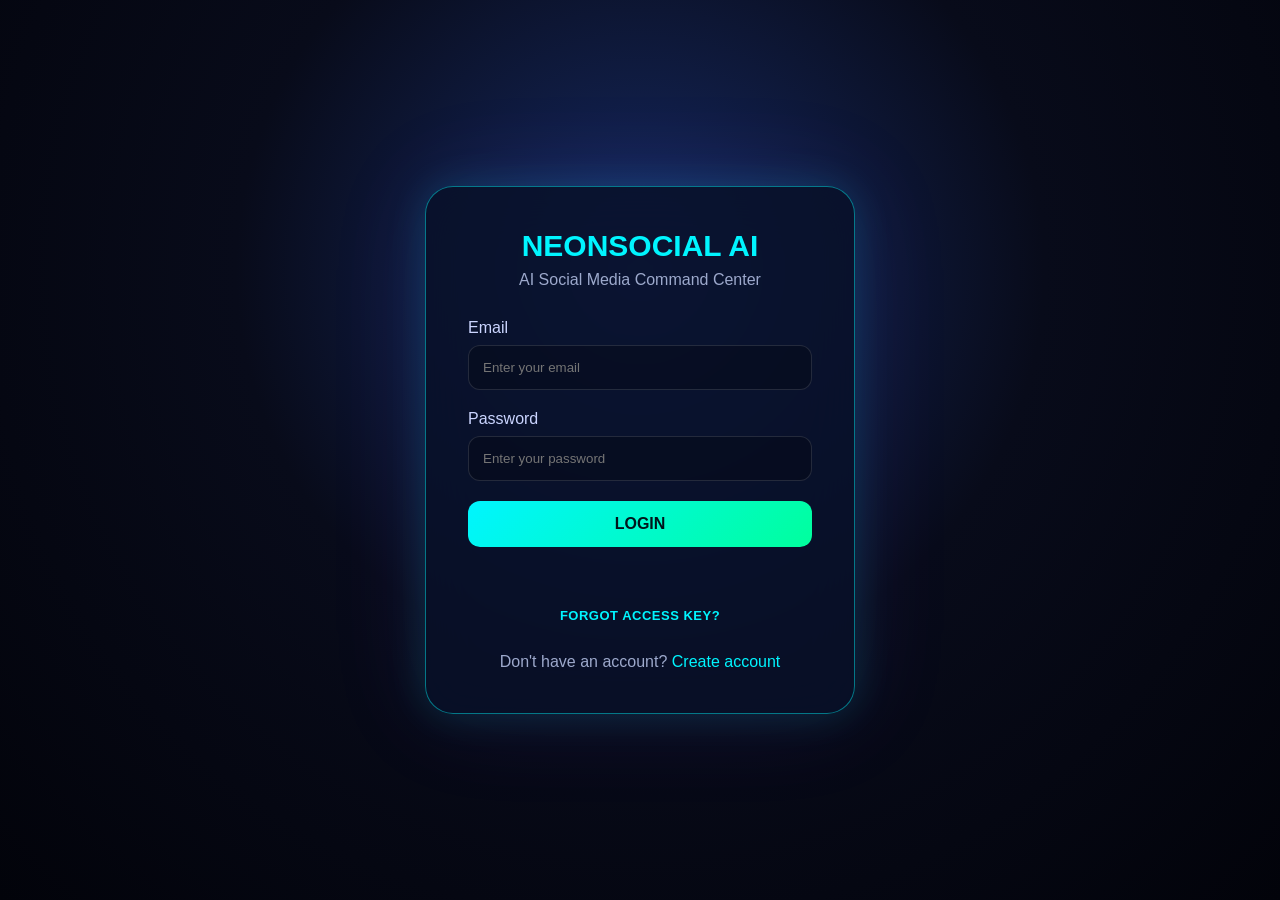
<file: frontend/templates/login.html>
<!DOCTYPE html>
<html>

<head>

<meta charset="UTF-8">

<meta name="viewport"
      content="width=device-width, initial-scale=1.0">

<title>NeonSocial — Login</title>

<style>

/* ============================================================
   GLOBAL
   ============================================================ */

* {
    box-sizing: border-box;
}

html,
body {

    margin: 0;

    padding: 0;

    width: 100%;

    min-height: 100%;

    font-family:
        Arial,
        Helvetica,
        sans-serif;

}

body {

    min-height: 100vh;

    display: flex;

    align-items: center;

    justify-content: center;

    background:
        radial-gradient(
            circle at 50% 30%,
            #162a63 0%,
            #080b1a 45%,
            #02030a 100%
        );

    color: white;

}


/* ============================================================
   MAIN CARD
   ============================================================ */

.card {

    width: min(
        92%,
        430px
    );

    padding: 42px;

    border-radius: 28px;

    background:
        rgba(
            9,
            17,
            42,
            .85
        );

    border:
        1px solid
        rgba(
            0,
            245,
            255,
            .45
        );

    box-shadow:
        0 0 40px
        rgba(
            0,
            245,
            255,
            .15
        ),
        0 0 100px
        rgba(
            120,
            70,
            255,
            .12
        );

    backdrop-filter:
        blur(25px);

}


/* ============================================================
   LOGO
   ============================================================ */

.logo {

    text-align: center;

    font-size: 30px;

    font-weight: bold;

    color: #00f5ff;

    margin-bottom: 8px;

}

.subtitle {

    text-align: center;

    color: #9da9cc;

    margin-bottom: 30px;

}


/* ============================================================
   LOGIN LABELS
   ============================================================ */

label {

    display: block;

    margin-bottom: 8px;

    color: #cbd5ff;

}


/* ============================================================
   NORMAL INPUTS
   ============================================================ */

input {

    width: 100%;

    padding: 14px;

    margin-bottom: 20px;

    border-radius: 12px;

    border:
        1px solid
        rgba(
            255,
            255,
            255,
            .12
        );

    background:
        rgba(
            0,
            0,
            0,
            .25
        );

    color: white;

    outline: none;

}

input:focus {

    border-color:
        #00f5ff;

    box-shadow:
        0 0 15px
        rgba(
            0,
            245,
            255,
            .15
        );

}


/* ============================================================
   LOGIN BUTTON
   ============================================================ */

button {

    width: 100%;

    padding: 14px;

    border: none;

    border-radius: 12px;

    cursor: pointer;

    font-size: 16px;

    font-weight: bold;

    color: #00151b;

    background:
        linear-gradient(
            135deg,
            #00f5ff,
            #00ff9d
        );

    transition:
        transform .2s ease,
        box-shadow .2s ease,
        opacity .2s ease;

}

button:hover {

    transform:
        translateY(-1px);

    box-shadow:
        0 0 20px
        rgba(
            0,
            245,
            255,
            .20
        );

}

button:disabled {

    opacity: .7;

    cursor: wait;

    transform: none;

}


/* ============================================================
   LOGIN MESSAGE
   ============================================================ */

.message {

    min-height: 20px;

    margin-top: 18px;

    text-align: center;

    color: #ff6b9d;

    font-size: 14px;

}


/* ============================================================
   FORGOT ACCESS KEY BUTTON
   ============================================================ */

.forgot-password-btn {

    display: block;

    width: auto;

    margin:
        18px auto 4px;

    padding:
        5px 10px;

    border: none;

    background: transparent;

    color: #00f5ff;

    font-family: inherit;

    font-size: 13px;

    font-weight: 700;

    letter-spacing: .5px;

    cursor: pointer;

    box-shadow: none;

    transition:
        color .2s ease,
        text-shadow .2s ease,
        transform .2s ease;

}

.forgot-password-btn:hover {

    color: #00ffb7;

    text-shadow:
        0 0 12px
        rgba(
            0,
            245,
            255,
            .7
        );

    transform:
        translateY(-1px);

    box-shadow: none;

}


/* ============================================================
   RESET PASSWORD PANEL
   ============================================================ */

.reset-password-panel {

    width: 100%;

    box-sizing: border-box;

    margin:
        18px 0 10px;

    position: relative;

    animation:
        resetPanelShow
        .35s
        ease;

}

@keyframes resetPanelShow {

    from {

        opacity: 0;

        transform:
            translateY(-12px)
            scale(.97);

    }

    to {

        opacity: 1;

        transform:
            translateY(0)
            scale(1);

    }

}


/* ============================================================
   RESET CARD
   ============================================================ */

.reset-password-card {

    width: 100%;

    box-sizing: border-box;

    padding: 24px;

    border-radius: 20px;

    background:
        linear-gradient(
            145deg,
            rgba(
                8,
                20,
                48,
                .98
            ),
            rgba(
                2,
                7,
                22,
                .98
            )
        );

    border:
        1px solid
        rgba(
            0,
            245,
            255,
            .30
        );

    box-shadow:
        0 0 25px
        rgba(
            0,
            245,
            255,
            .10
        ),
        inset 0 0 30px
        rgba(
            0,
            245,
            255,
            .025
        );

    backdrop-filter:
        blur(20px);

}


/* ============================================================
   RESET ICON
   ============================================================ */

.reset-icon {

    width: 48px;

    height: 48px;

    margin:
        0 auto 12px;

    display: flex;

    align-items: center;

    justify-content: center;

    border-radius: 50%;

    background:
        linear-gradient(
            135deg,
            #00f5ff,
            #00ff9d
        );

    color: #00151b;

    font-size: 25px;

    font-weight: 900;

    box-shadow:
        0 0 25px
        rgba(
            0,
            245,
            255,
            .35
        );

}


/* ============================================================
   RESET TITLE
   ============================================================ */

.reset-password-card h3 {

    margin:
        0 0 7px;

    text-align: center;

    color: #00f5ff;

    font-size: 15px;

    letter-spacing: 2px;

}

.reset-password-card > p {

    margin:
        0 0 20px;

    text-align: center;

    color: #7f8db3;

    font-size: 12px;

    line-height: 1.6;

}


/* ============================================================
   RESET FIELDS
   ============================================================ */

.reset-field {

    margin-bottom: 13px;

}

.reset-field label {

    display: block;

    margin-bottom: 7px;

    color: #7180a7;

    font-size: 10px;

    font-weight: 700;

    letter-spacing: 1.5px;

}

.reset-field input {

    width: 100%;

    box-sizing: border-box;

    height: 48px;

    padding:
        0 14px;

    margin-bottom: 0;

    border-radius: 11px;

    border:
        1px solid
        rgba(
            100,
            130,
            190,
            .25
        );

    outline: none;

    background:
        rgba(
            1,
            7,
            22,
            .95
        );

    color: white;

    font-family: inherit;

    font-size: 13px;

    transition:
        border-color .2s ease,
        box-shadow .2s ease;

}

.reset-field input::placeholder {

    color: #52617f;

}

.reset-field input:focus {

    border-color:
        #00f5ff;

    box-shadow:
        0 0 15px
        rgba(
            0,
            245,
            255,
            .12
        );

}


/* ============================================================
   RESET BUTTON
   ============================================================ */

.reset-password-btn {

    width: 100%;

    height: 48px;

    margin-top: 5px;

    padding: 0;

    border: none;

    border-radius: 11px;

    background:
        linear-gradient(
            135deg,
            #00eaff,
            #00f5a0
        );

    color: #00151b;

    font-family: inherit;

    font-size: 12px;

    font-weight: 900;

    letter-spacing: 1px;

    cursor: pointer;

}

.reset-password-btn span {

    margin-left: 8px;

    font-size: 17px;

}

.reset-password-btn:hover {

    transform:
        translateY(-1px);

    box-shadow:
        0 0 25px
        rgba(
            0,
            245,
            255,
            .3
        );

}


/* ============================================================
   RESET MESSAGE
   ============================================================ */

.reset-password-message {

    min-height: 18px;

    margin-top: 12px;

    text-align: center;

    font-size: 11px;

    line-height: 1.5;

    color: #ff5c91;

}


/* ============================================================
   CANCEL RESET BUTTON
   ============================================================ */

.close-reset-btn {

    display: block;

    width: auto;

    margin:
        12px auto 0;

    padding:
        5px 10px;

    border: none;

    background: transparent;

    color: #697895;

    font-family: inherit;

    font-size: 10px;

    font-weight: 700;

    letter-spacing: 1px;

    cursor: pointer;

    box-shadow: none;

}

.close-reset-btn:hover {

    color: white;

    background: transparent;

    box-shadow: none;

}


/* ============================================================
   SIGNUP
   ============================================================ */

.signup {

    margin-top: 25px;

    text-align: center;

    color: #9da9cc;

}

.signup a {

    color: #00f5ff;

    text-decoration: none;

}

.signup a:hover {

    text-decoration: underline;

}


/* ============================================================
   MOBILE
   ============================================================ */

@media (
    max-width: 500px
) {

    .card {

        width: 94%;

        padding: 28px 22px;

        border-radius: 22px;

    }

    .logo {

        font-size: 25px;

    }

}

</style>

</head>


<body>


<!-- ============================================================
     MAIN LOGIN CARD
     ============================================================ -->

<div class="card">


    <!-- ========================================================
         LOGO
         ======================================================== -->

    <div class="logo">
        NEONSOCIAL AI
    </div>


    <div class="subtitle">
        AI Social Media Command Center
    </div>


    <!-- ========================================================
         LOGIN FORM
         ======================================================== -->

    <form id="loginForm">


        <!-- EMAIL -->

        <label>
            Email
        </label>

        <input
            id="email"
            type="email"
            placeholder="Enter your email"
            autocomplete="email"
            required
        >


        <!-- PASSWORD -->

        <label>
            Password
        </label>

        <input
            id="password"
            type="password"
            placeholder="Enter your password"
            autocomplete="current-password"
            required
        >


        <!-- LOGIN BUTTON -->

        <button
            id="loginButton"
            type="submit"
        >
            LOGIN
        </button>

    </form>


    <!-- ========================================================
         LOGIN MESSAGE
         ======================================================== -->

    <div
        id="message"
        class="message"
    ></div>


    <!-- ========================================================
         FORGOT ACCESS KEY
         ======================================================== -->

    <button
        type="button"
        id="forgotPasswordBtn"
        class="forgot-password-btn"
    >
        FORGOT ACCESS KEY?
    </button>


    <!-- ========================================================
         RESET PASSWORD PANEL
         ======================================================== -->

    <div
        id="resetPasswordPanel"
        class="reset-password-panel"
        style="display:none;"
    >

        <div class="reset-password-card">


            <!-- RESET ICON -->

            <div class="reset-icon">
                ↻
            </div>


            <!-- TITLE -->

            <h3>
                RESET ACCESS KEY
            </h3>


            <p>
                Enter your registered email and create
                a new access key.
            </p>


            <!-- REGISTERED EMAIL -->

            <div class="reset-field">

                <label>
                    REGISTERED EMAIL
                </label>

                <input
                    id="resetEmail"
                    type="email"
                    placeholder="Enter your email"
                    autocomplete="email"
                >

            </div>


            <!-- NEW PASSWORD -->

            <div class="reset-field">

                <label>
                    NEW ACCESS KEY
                </label>

                <input
                    id="resetNewPassword"
                    type="password"
                    placeholder="Enter new access key"
                    autocomplete="new-password"
                >

            </div>


            <!-- CONFIRM PASSWORD -->

            <div class="reset-field">

                <label>
                    CONFIRM ACCESS KEY
                </label>

                <input
                    id="resetConfirmPassword"
                    type="password"
                    placeholder="Confirm new access key"
                    autocomplete="new-password"
                >

            </div>


            <!-- RESET BUTTON -->

            <button
                type="button"
                id="resetPasswordBtn"
                class="reset-password-btn"
            >
                RESET ACCESS KEY
                <span>→</span>
            </button>


            <!-- RESET MESSAGE -->

            <div
                id="resetPasswordMessage"
                class="reset-password-message"
            ></div>


            <!-- CANCEL -->

            <button
                type="button"
                id="closeResetPassword"
                class="close-reset-btn"
            >
                CANCEL
            </button>


        </div>

    </div>


    <!-- ========================================================
         SIGNUP
         ======================================================== -->

    <div class="signup">

        Don't have an account?

        <a href="/signup">
            Create account
        </a>

    </div>


</div>


<script>


/* ============================================================
   GET LOGIN ELEMENTS
   ============================================================ */

const form =
    document.getElementById(
        "loginForm"
    );

const message =
    document.getElementById(
        "message"
    );

const loginButton =
    document.getElementById(
        "loginButton"
    );


/* ============================================================
   LOGIN
   ============================================================ */

form.addEventListener(
    "submit",
    async function(event) {

        event.preventDefault();


        message.textContent =
            "Logging in...";


        loginButton.disabled =
            true;


        const email =
            document.getElementById(
                "email"
            ).value.trim();


        const password =
            document.getElementById(
                "password"
            ).value;


        /* ====================================================
           VALIDATION
           ==================================================== */

        if (!email) {

            message.textContent =
                "Please enter your email.";

            loginButton.disabled =
                false;

            return;

        }


        if (!password) {

            message.textContent =
                "Please enter your password.";

            loginButton.disabled =
                false;

            return;

        }


        try {


            /* =================================================
               SEND LOGIN REQUEST
               ================================================= */

            const response =
                await fetch(
                    "/api/auth/login",
                    {

                        method: "POST",

                        credentials: "include",

                        headers: {

                            "Content-Type":
                                "application/json",

                            "Accept":
                                "application/json"

                        },

                        body:
                            JSON.stringify({

                                email:
                                    email,

                                password:
                                    password

                            })

                    }
                );


            let data = {};


            try {

                data =
                    await response.json();

            }
            catch (
                jsonError
            ) {

                data = {};

            }


            /* =================================================
               LOGIN SUCCESS
               ================================================= */

            if (
                response.ok &&
                data.success === true
            ) {


                message.textContent =
                    "Login successful.";


                /* ---------------------------------------------
                   SAVE USER NAME
                   --------------------------------------------- */

                if (
                    data.user &&
                    typeof data.user === "object"
                ) {


                    if (
                        data.user.name
                    ) {

                        localStorage.setItem(
                            "neonsocial_user_name",
                            data.user.name
                        );

                    }

                    else if (
                        data.user.email
                    ) {

                        localStorage.setItem(
                            "neonsocial_user_name",
                            data.user.email
                        );

                    }


                    /* -----------------------------------------
                       SAVE USER EMAIL
                       ----------------------------------------- */

                    if (
                        data.user.email
                    ) {

                        localStorage.setItem(
                            "neonsocial_user_email",
                            data.user.email
                        );

                    }

                }


                else {


                    /* -----------------------------------------
                       FALLBACK
                       ----------------------------------------- */

                    localStorage.setItem(
                        "neonsocial_user_name",
                        email
                    );

                    localStorage.setItem(
                        "neonsocial_user_email",
                        email
                    );

                }


                /* ---------------------------------------------
                   GO TO DASHBOARD
                   --------------------------------------------- */

                window.location.href =
                    "/";

                return;

            }


            /* =================================================
               LOGIN FAILED
               ================================================= */

            message.textContent =
                data.error ||
                "Invalid email or password.";

            loginButton.disabled =
                false;

        }


        catch(error) {


            console.error(
                "Login error:",
                error
            );


            message.textContent =
                "Unable to connect to server.";


            loginButton.disabled =
                false;

        }

    }
);



/* ============================================================
   FORGOT ACCESS KEY
   ============================================================ */

const forgotPasswordBtn =
    document.getElementById(
        "forgotPasswordBtn"
    );

const resetPasswordPanel =
    document.getElementById(
        "resetPasswordPanel"
    );

const resetPasswordBtn =
    document.getElementById(
        "resetPasswordBtn"
    );

const resetEmail =
    document.getElementById(
        "resetEmail"
    );

const resetNewPassword =
    document.getElementById(
        "resetNewPassword"
    );

const resetConfirmPassword =
    document.getElementById(
        "resetConfirmPassword"
    );

const resetPasswordMessage =
    document.getElementById(
        "resetPasswordMessage"
    );

const closeResetPassword =
    document.getElementById(
        "closeResetPassword"
    );


/* ============================================================
   OPEN RESET PANEL
   ============================================================ */

forgotPasswordBtn.addEventListener(
    "click",
    function() {


        /* ---------------------------------------------
           Toggle panel
           --------------------------------------------- */

        if (
            resetPasswordPanel.style.display ===
            "none"
        ) {

            resetPasswordPanel.style.display =
                "block";


            /* -----------------------------------------
               Automatically use login email
               ----------------------------------------- */

            const loginEmail =
                document.getElementById(
                    "email"
                ).value.trim();


            if (loginEmail) {

                resetEmail.value =
                    loginEmail;

            }


            resetPasswordMessage.textContent =
                "";

            resetPasswordMessage.classList.remove(
                "show"
            );


            /* -----------------------------------------
               Focus email if empty
               ----------------------------------------- */

            if (!resetEmail.value) {

                resetEmail.focus();

            }

            else {

                resetNewPassword.focus();

            }

        }

        else {

            resetPasswordPanel.style.display =
                "none";

        }

    }
);



/* ============================================================
   CLOSE RESET PANEL
   ============================================================ */

closeResetPassword.addEventListener(
    "click",
    function() {

        resetPasswordPanel.style.display =
            "none";

        resetPasswordMessage.textContent =
            "";

        resetEmail.value =
            "";

        resetNewPassword.value =
            "";

        resetConfirmPassword.value =
            "";

    }
);



/* ============================================================
   RESET PASSWORD
   ============================================================ */

resetPasswordBtn.addEventListener(
    "click",
    async function() {


        const email =
            resetEmail.value.trim();


        const newPassword =
            resetNewPassword.value;


        const confirmPassword =
            resetConfirmPassword.value;


        /* ====================================================
           CLEAR OLD MESSAGE
           ==================================================== */

        resetPasswordMessage.textContent =
            "";

        resetPasswordMessage.classList.remove(
            "show"
        );


        /* ====================================================
           VALIDATE EMAIL
           ==================================================== */

        if (!email) {

            resetPasswordMessage.textContent =
                "Enter your registered email.";

            resetPasswordMessage.classList.add(
                "show"
            );

            resetEmail.focus();

            return;

        }


        /* ====================================================
           VALIDATE PASSWORD
           ==================================================== */

        if (
            newPassword.length < 8
        ) {

            resetPasswordMessage.textContent =
                "Password must contain at least 8 characters.";

            resetPasswordMessage.classList.add(
                "show"
            );

            resetNewPassword.focus();

            return;

        }


        /* ====================================================
           CONFIRM PASSWORD
           ==================================================== */

        if (
            newPassword !==
            confirmPassword
        ) {

            resetPasswordMessage.textContent =
                "Passwords do not match.";

            resetPasswordMessage.classList.add(
                "show"
            );

            resetConfirmPassword.focus();

            return;

        }


        /* ====================================================
           LOADING
           ==================================================== */

        const originalButtonText =
            resetPasswordBtn.innerHTML;


        resetPasswordBtn.disabled =
            true;


        resetPasswordBtn.innerHTML =
            "RESETTING...";


        try {


            /* =================================================
               SEND RESET REQUEST
               ================================================= */

            const response =
                await fetch(
                    "/api/auth/reset-password",
                    {

                        method: "POST",

                        credentials: "include",

                        headers: {

                            "Content-Type":
                                "application/json",

                            "Accept":
                                "application/json"

                        },

                        body:
                            JSON.stringify({

                                email:
                                    email,

                                new_password:
                                    newPassword,

                                confirm_password:
                                    confirmPassword

                            })

                    }
                );


            let data = {};


            try {

                data =
                    await response.json();

            }
            catch (
                jsonError
            ) {

                data = {};

            }


            /* =================================================
               RESET SUCCESS
               ================================================= */

            if (
                response.ok &&
                data.success === true
            ) {


                resetPasswordMessage.style.color =
                    "#00ff9d";


                resetPasswordMessage.textContent =
                    data.message ||
                    "Password reset successfully.";


                resetPasswordMessage.classList.add(
                    "show"
                );


                /* ---------------------------------------------
                   Clear password fields
                   --------------------------------------------- */

                resetNewPassword.value =
                    "";

                resetConfirmPassword.value =
                    "";


                /* ---------------------------------------------
                   After a short delay close reset panel
                   --------------------------------------------- */

                setTimeout(
                    function() {

                        resetPasswordPanel.style.display =
                            "none";


                        resetPasswordMessage.textContent =
                            "";

                        resetPasswordMessage.style.color =
                            "#ff5c91";


                        /* -----------------------------
                           Put email into login form
                           ----------------------------- */

                        document.getElementById(
                            "email"
                        ).value =
                            email;


                        /* -----------------------------
                           Focus login password
                           ----------------------------- */

                        document.getElementById(
                            "password"
                        ).focus();


                        message.style.color =
                            "#00ff9d";


                        message.textContent =
                            "Access key updated. You can now login.";


                        setTimeout(
                            function() {

                                message.textContent =
                                    "";

                                message.style.color =
                                    "#ff6b9d";

                            },
                            4000
                        );

                    },
                    1500
                );


                return;

            }


            /* =================================================
               RESET FAILED
               ================================================= */

            resetPasswordMessage.style.color =
                "#ff5c91";


            resetPasswordMessage.textContent =
                data.error ||
                "Unable to reset access key.";


            resetPasswordMessage.classList.add(
                "show"
            );


        }


        catch(error) {


            console.error(
                "Password reset error:",
                error
            );


            resetPasswordMessage.style.color =
                "#ff5c91";


            resetPasswordMessage.textContent =
                "Unable to connect to server.";


            resetPasswordMessage.classList.add(
                "show"
            );

        }


        finally {


            resetPasswordBtn.disabled =
                false;


            resetPasswordBtn.innerHTML =
                originalButtonText;

        }

    }
);


/* ============================================================
   ENTER KEY SUPPORT FOR RESET PASSWORD
   ============================================================ */

[
    resetEmail,
    resetNewPassword,
    resetConfirmPassword
].forEach(
    function(input) {

        input.addEventListener(
            "keydown",
            function(event) {

                if (
                    event.key ===
                    "Enter"
                ) {

                    event.preventDefault();

                    resetPasswordBtn.click();

                }

            }
        );

    }
);


/* ============================================================
   AUTO-FILL RESET EMAIL FROM LOGIN EMAIL
   ============================================================ */

document.getElementById(
    "email"
).addEventListener(
    "input",
    function() {

        if (
            resetPasswordPanel.style.display !==
            "none"
        ) {

            resetEmail.value =
                this.value;

        }

    }
);


</script>

</body>

</html>
</file>
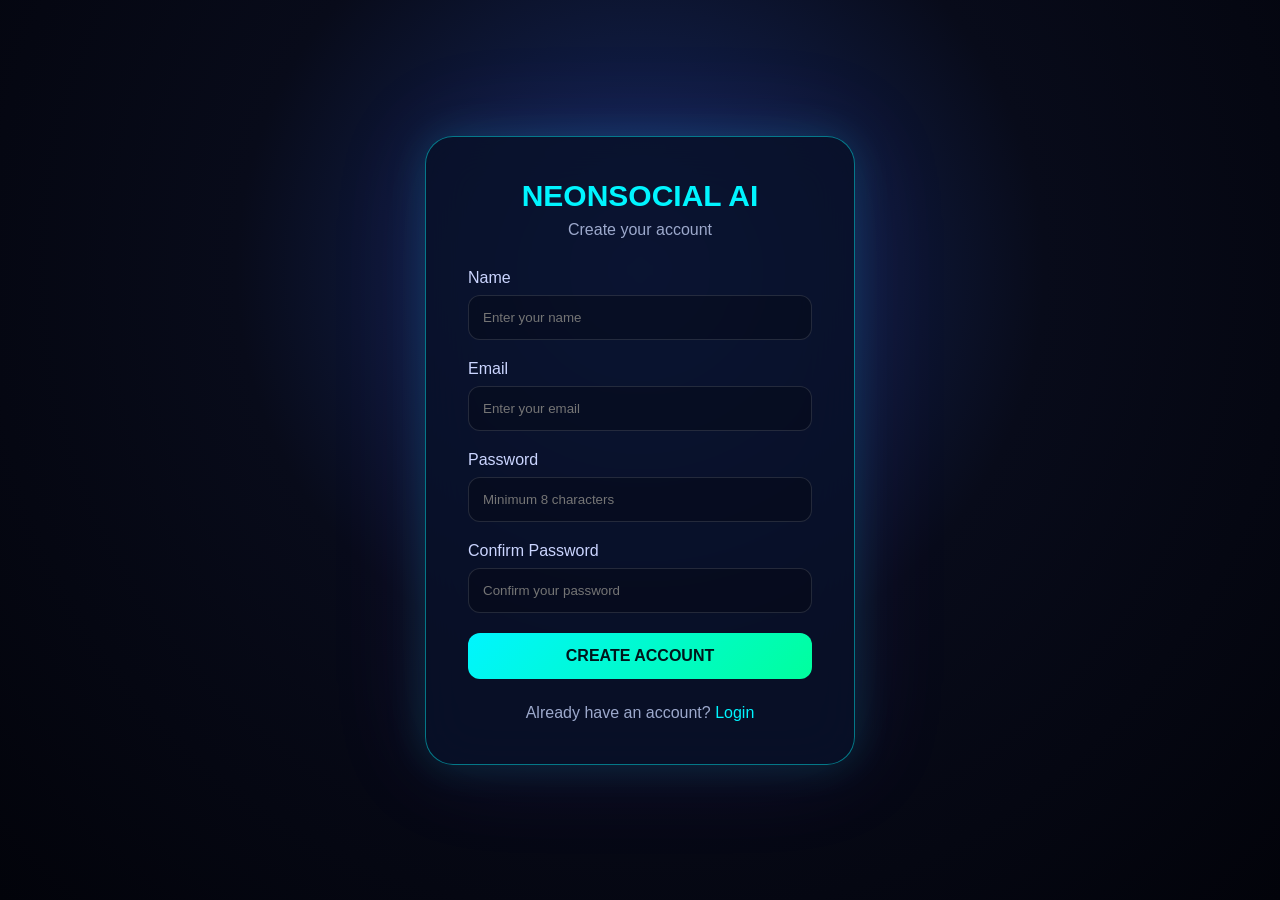
<file: frontend/templates/signup.html>
<!DOCTYPE html>
<html>

<head>

<meta charset="UTF-8">

<meta name="viewport"
      content="width=device-width, initial-scale=1.0">

<title>NeonSocial — Create Account</title>

<style>

* {
    box-sizing: border-box;
}

html,
body {

    margin: 0;

    padding: 0;

    width: 100%;

    min-height: 100%;

    font-family:
        Arial,
        Helvetica,
        sans-serif;

}

body {

    min-height: 100vh;

    display: flex;

    align-items: center;

    justify-content: center;

    background:
        radial-gradient(
            circle at 50% 30%,
            #162a63 0%,
            #080b1a 45%,
            #02030a 100%
        );

    color: white;

}

.card {

    width: min(
        92%,
        430px
    );

    padding: 42px;

    border-radius: 28px;

    background:
        rgba(
            9,
            17,
            42,
            .85
        );

    border:
        1px solid
        rgba(
            0,
            245,
            255,
            .45
        );

    box-shadow:
        0 0 40px
        rgba(
            0,
            245,
            255,
            .15
        ),
        0 0 100px
        rgba(
            120,
            70,
            255,
            .12
        );

    backdrop-filter:
        blur(25px);

}

.logo {

    text-align: center;

    font-size: 30px;

    font-weight: bold;

    color: #00f5ff;

    margin-bottom: 8px;

}

.subtitle {

    text-align: center;

    color: #9da9cc;

    margin-bottom: 30px;

}

label {

    display: block;

    margin-bottom: 8px;

    color: #cbd5ff;

}

input {

    width: 100%;

    padding: 14px;

    margin-bottom: 20px;

    border-radius: 12px;

    border:
        1px solid
        rgba(
            255,
            255,
            255,
            .12
        );

    background:
        rgba(
            0,
            0,
            0,
            .25
        );

    color: white;

    outline: none;

}

input:focus {

    border-color:
        #00f5ff;

    box-shadow:
        0 0 15px
        rgba(
            0,
            245,
            255,
            .15
        );

}

button {

    width: 100%;

    padding: 14px;

    border: none;

    border-radius: 12px;

    cursor: pointer;

    font-size: 16px;

    font-weight: bold;

    color: #00151b;

    background:
        linear-gradient(
            135deg,
            #00f5ff,
            #00ff9d
        );

}

button:hover {

    transform: translateY(-1px);

}

button:disabled {

    opacity: .7;

    cursor: wait;

}

.message {

    margin-top: 18px;

    text-align: center;

    color: #ff6b9d;

}

.login {

    margin-top: 25px;

    text-align: center;

    color: #9da9cc;

}

.login a {

    color: #00f5ff;

    text-decoration: none;

}

.login a:hover {

    text-decoration: underline;

}

</style>

</head>

<body>

<div class="card">

<div class="logo">
NEONSOCIAL AI
</div>

<div class="subtitle">
Create your account
</div>

<form id="signupForm">


<!-- ========================================================
     NAME
     ======================================================== -->

<label>
Name
</label>

<input
    id="name"
    type="text"
    placeholder="Enter your name"
    autocomplete="name"
    maxlength="100"
    required
>


<!-- ========================================================
     EMAIL
     ======================================================== -->

<label>
Email
</label>

<input
    id="email"
    type="email"
    placeholder="Enter your email"
    autocomplete="email"
    required
>


<!-- ========================================================
     PASSWORD
     ======================================================== -->

<label>
Password
</label>

<input
    id="password"
    type="password"
    placeholder="Minimum 8 characters"
    autocomplete="new-password"
    minlength="8"
    required
>


<!-- ========================================================
     CONFIRM PASSWORD
     ======================================================== -->

<label>
Confirm Password
</label>

<input
    id="confirmPassword"
    type="password"
    placeholder="Confirm your password"
    autocomplete="new-password"
    minlength="8"
    required
>


<!-- ========================================================
     CREATE ACCOUNT
     ======================================================== -->

<button
    id="signupButton"
    type="submit"
>
CREATE ACCOUNT
</button>

</form>


<!-- ========================================================
     MESSAGE
     ======================================================== -->

<div
    id="message"
    class="message"
></div>


<!-- ========================================================
     LOGIN
     ======================================================== -->

<div class="login">

Already have an account?

<a href="/login">
Login
</a>

</div>

</div>


<script>

/* ============================================================
   ELEMENTS
   ============================================================ */

const form =
    document.getElementById(
        "signupForm"
    );

const message =
    document.getElementById(
        "message"
    );

const signupButton =
    document.getElementById(
        "signupButton"
    );

const nameInput =
    document.getElementById(
        "name"
    );

const emailInput =
    document.getElementById(
        "email"
    );

const passwordInput =
    document.getElementById(
        "password"
    );

const confirmPasswordInput =
    document.getElementById(
        "confirmPassword"
    );


/* ============================================================
   SIGNUP
   ============================================================ */

form.addEventListener(
    "submit",
    async function(event) {

        event.preventDefault();


        /* ====================================================
           GET VALUES
           ==================================================== */

        const name =
            nameInput.value.trim();

        const email =
            emailInput.value.trim().toLowerCase();

        const password =
            passwordInput.value;

        const confirmPassword =
            confirmPasswordInput.value;


        message.textContent = "";


        /* ====================================================
           NAME VALIDATION
           ==================================================== */

        if (!name) {

            message.textContent =
                "Please enter your name.";

            nameInput.focus();

            return;

        }


        if (name.length < 2) {

            message.textContent =
                "Name must contain at least 2 characters.";

            nameInput.focus();

            return;

        }


        /* ====================================================
           EMAIL VALIDATION
           ==================================================== */

        if (!email) {

            message.textContent =
                "Please enter your email.";

            emailInput.focus();

            return;

        }


        /* ====================================================
           PASSWORD VALIDATION
           ==================================================== */

        if (!password) {

            message.textContent =
                "Please enter your password.";

            passwordInput.focus();

            return;

        }


        if (password.length < 8) {

            message.textContent =
                "Password must contain at least 8 characters.";

            passwordInput.focus();

            return;

        }


        /* ====================================================
           CONFIRM PASSWORD
           ==================================================== */

        if (!confirmPassword) {

            message.textContent =
                "Please confirm your password.";

            confirmPasswordInput.focus();

            return;

        }


        if (
            password !==
            confirmPassword
        ) {

            message.textContent =
                "Passwords do not match.";

            confirmPasswordInput.focus();

            return;

        }


        /* ====================================================
           LOADING
           ==================================================== */

        message.textContent =
            "Creating account...";

        signupButton.disabled =
            true;

        signupButton.textContent =
            "CREATING ACCOUNT...";


        /* ====================================================
           SEND TO BACKEND
           ==================================================== */

        try {

            const response =
                await fetch(
                    "/api/auth/register",
                    {

                        method: "POST",

                        credentials: "include",

                        headers: {

                            "Content-Type":
                                "application/json",

                            "Accept":
                                "application/json"

                        },

                        body:
                            JSON.stringify({

                                name:
                                    name,

                                email:
                                    email,

                                password:
                                    password

                            })

                    }
                );


            /* =================================================
               READ RESPONSE
               ================================================= */

            let data = {};

            try {

                data =
                    await response.json();

            }
            catch (
                jsonError
            ) {

                data = {};

            }


            /* =================================================
               ACCOUNT CREATED
               ================================================= */

            if (
                response.ok &&
                data.success === true
            ) {


                /*
                 * Save the actual user's name.
                 *
                 * Example:
                 *
                 * Laxmi  -> Laxmi
                 * Rahul  -> Rahul
                 * Suresh -> Suresh
                 */

                localStorage.setItem(
                    "neonsocial_user_name",
                    name
                );


                /*
                 * Save email too.
                 */

                localStorage.setItem(
                    "neonsocial_user_email",
                    email
                );


                /*
                 * If backend returns the
                 * actual user object, use
                 * that information.
                 */

                if (
                    data.user &&
                    typeof data.user === "object"
                ) {

                    if (
                        data.user.name
                    ) {

                        localStorage.setItem(
                            "neonsocial_user_name",
                            data.user.name
                        );

                    }

                    if (
                        data.user.email
                    ) {

                        localStorage.setItem(
                            "neonsocial_user_email",
                            data.user.email
                        );

                    }

                }


                message.textContent =
                    "Account created successfully.";


                /*
                 * Redirect to login.
                 *
                 * The user can now log in with
                 * their own email and password.
                 */

                setTimeout(
                    function() {

                        window.location.href =
                            "/login";

                    },
                    500
                );

                return;

            }


            /* =================================================
               ACCOUNT CREATION FAILED
               ================================================= */

            message.textContent =
                data.error ||
                "Unable to create account.";

            signupButton.disabled =
                false;

            signupButton.textContent =
                "CREATE ACCOUNT";

        }
        catch(error) {

            console.error(
                "Signup error:",
                error
            );

            message.textContent =
                "Unable to connect to server.";

            signupButton.disabled =
                false;

            signupButton.textContent =
                "CREATE ACCOUNT";

        }

    }
);

</script>

</body>

</html>
</file>
